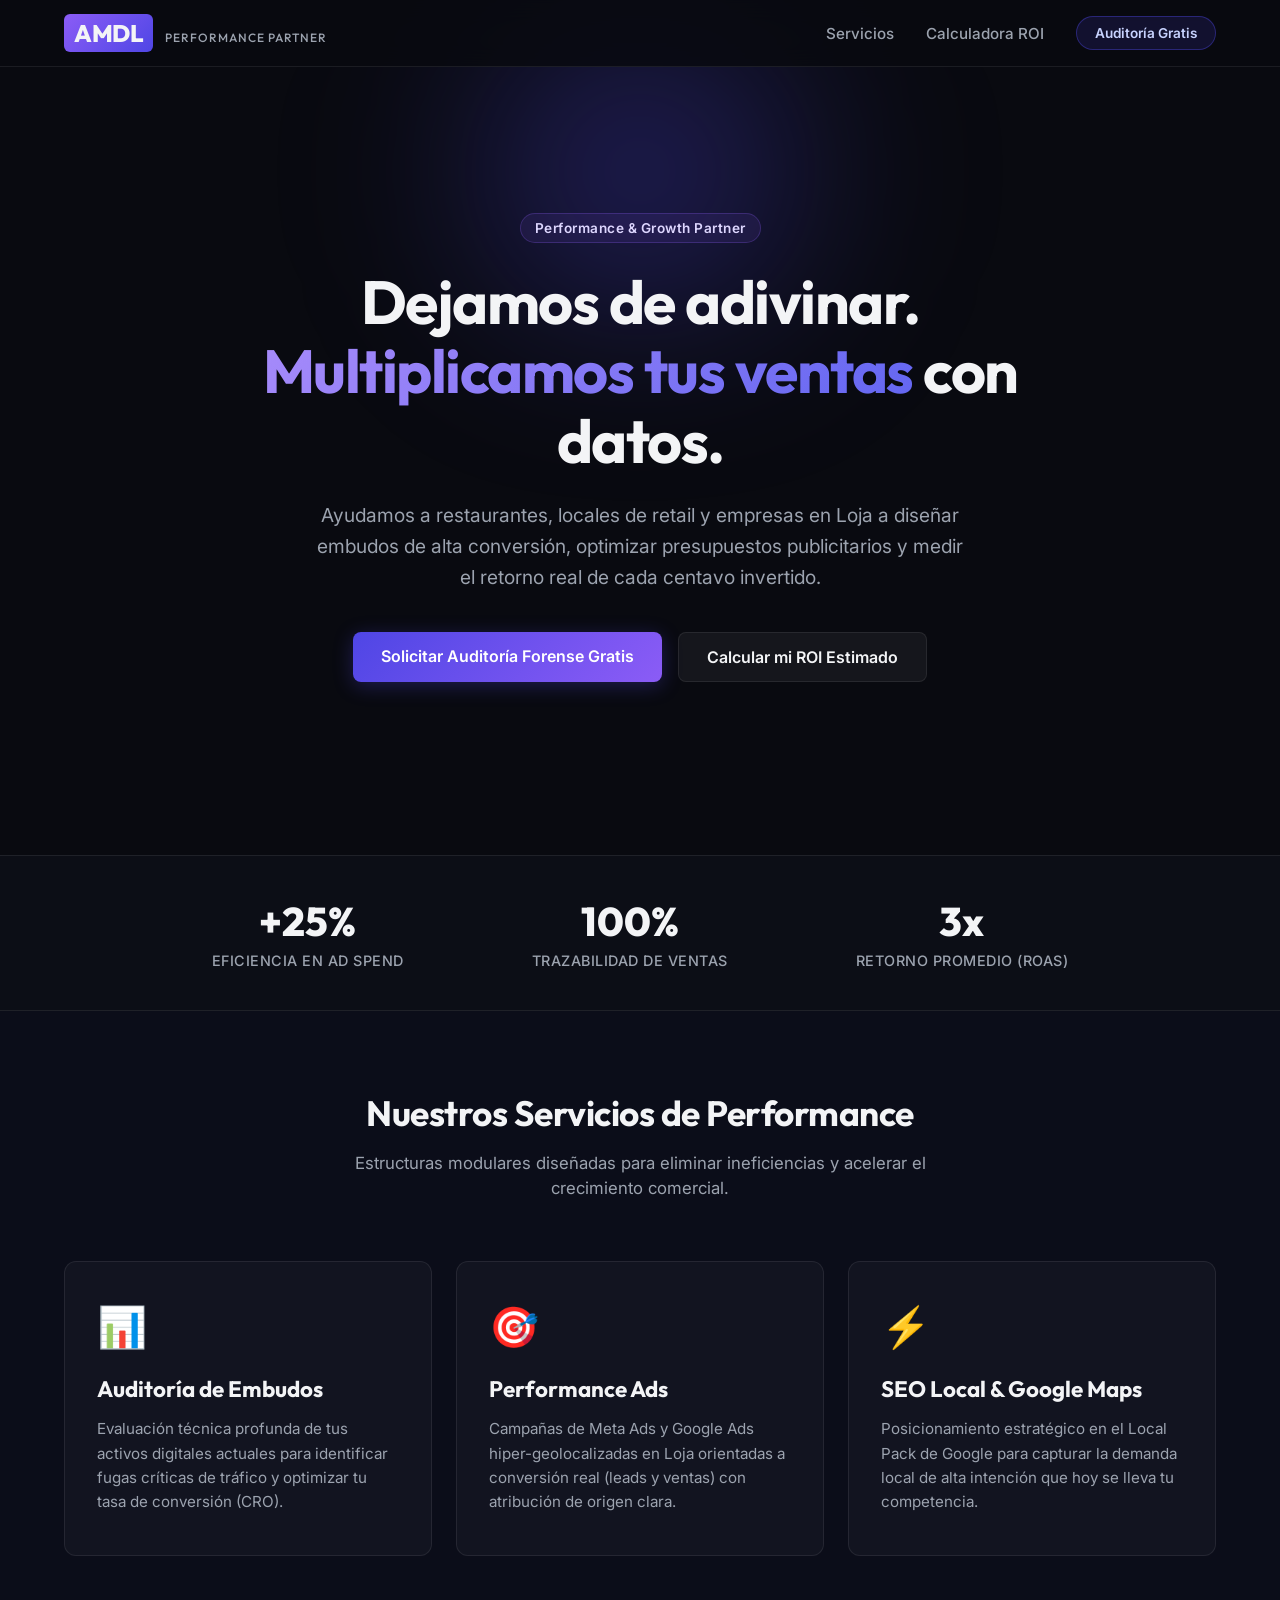
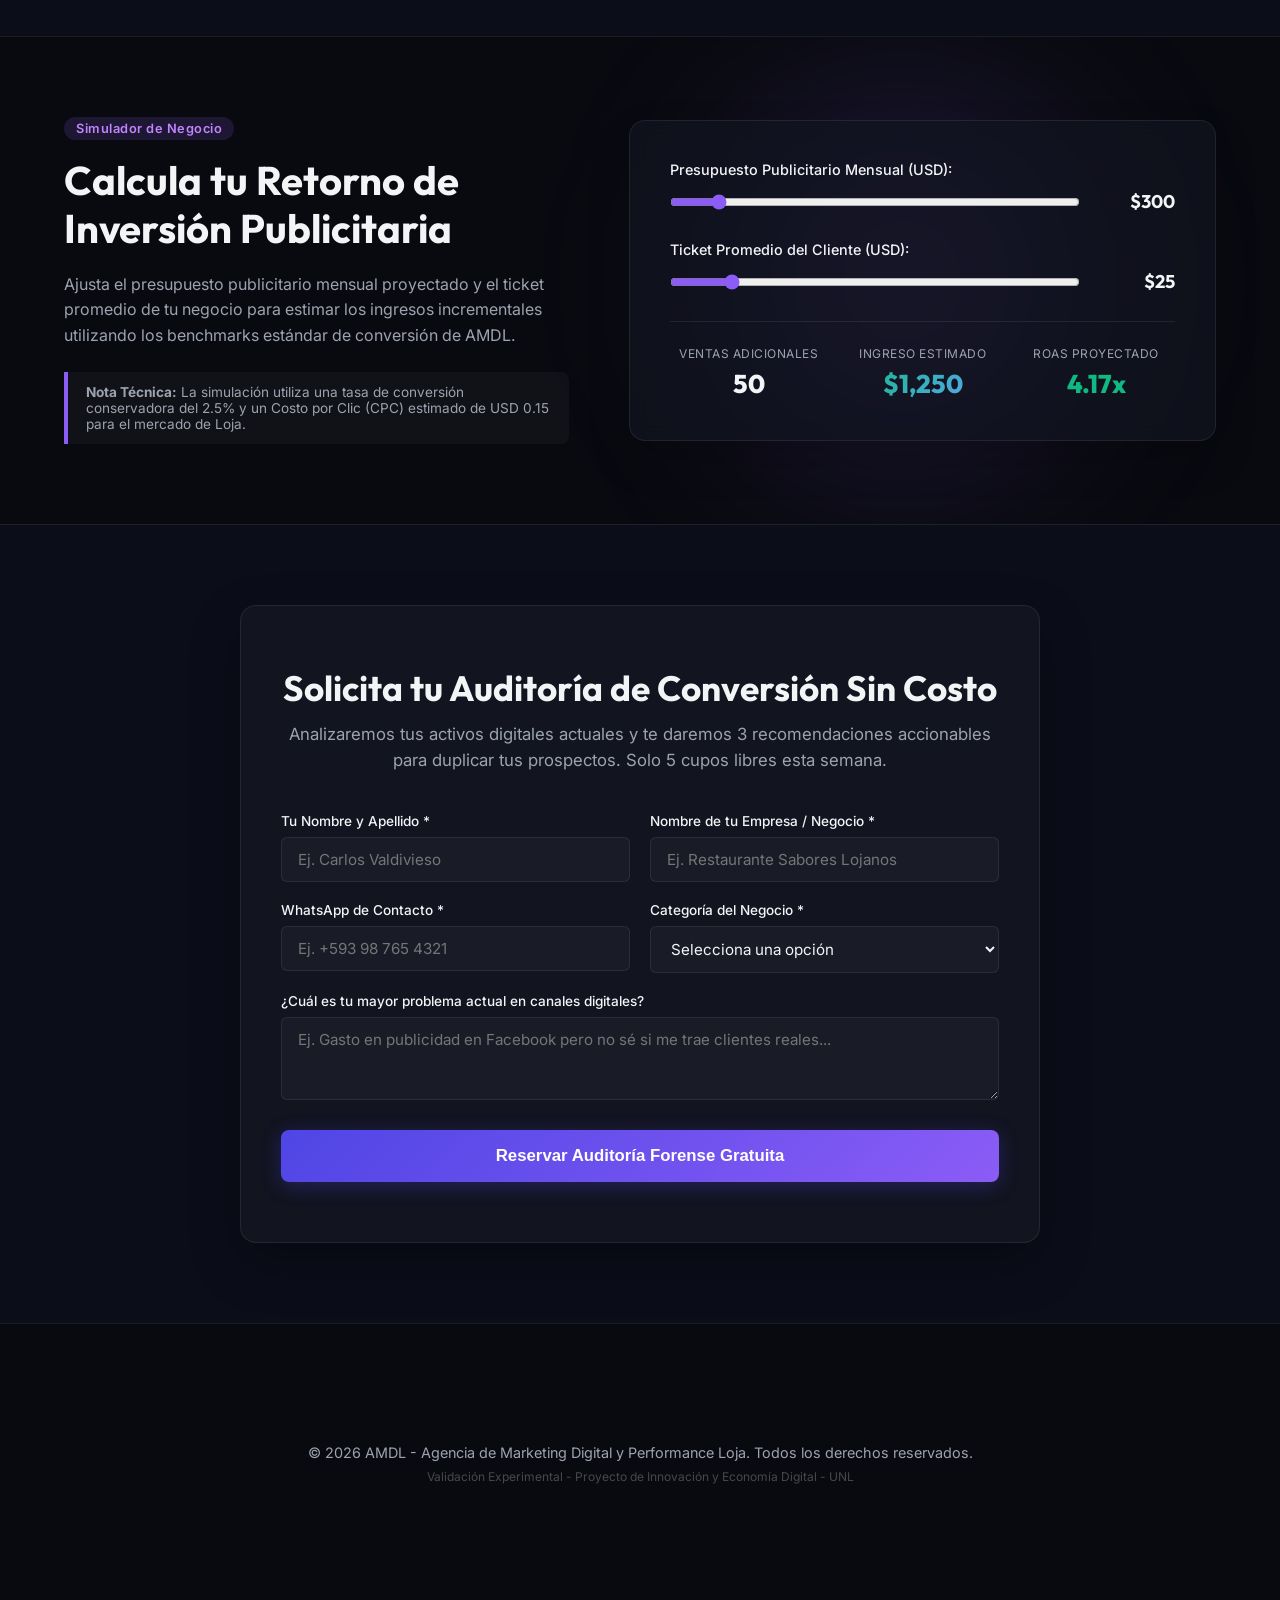
<file: docs/vaults/u1-ape-02-marketing-agency/web/index.html>
<!DOCTYPE html>
<html lang="es">
<head>
    <meta charset="UTF-8">
    <meta name="viewport" content="width=device-width, initial-scale=1.0">
    <title>AMDL | Agencia de Marketing Digital & Performance Loja</title>
    <!-- Google Fonts: Inter & Outfit -->
    <link rel="preconnect" href="https://fonts.googleapis.com">
    <link rel="preconnect" href="https://fonts.gstatic.com" crossorigin>
    <link href="https://fonts.googleapis.com/css2?family=Inter:wght@300;400;500;600&family=Outfit:wght@400;600;700;800&display=swap" rel="stylesheet">
    <link rel="stylesheet" href="style.css">
</head>
<body>
    <!-- Navbar -->
    <header class="navbar">
        <div class="nav-container">
            <div class="logo">
                <span class="logo-accent">AMDL</span> <span class="logo-tag">Performance Partner</span>
            </div>
            <nav class="nav-links">
                <a href="#servicios">Servicios</a>
                <a href="#calculadora">Calculadora ROI</a>
                <a href="#contacto" class="btn-nav">Auditoría Gratis</a>
            </nav>
        </div>
    </header>

    <!-- Hero Section -->
    <section class="hero">
        <div class="hero-glow"></div>
        <div class="hero-content">
            <span class="badge">Performance & Growth Partner</span>
            <h1>Dejamos de adivinar. <br><span class="text-gradient">Multiplicamos tus ventas</span> con datos.</h1>
            <p>Ayudamos a restaurantes, locales de retail y empresas en Loja a diseñar embudos de alta conversión, optimizar presupuestos publicitarios y medir el retorno real de cada centavo invertido.</p>
            <div class="hero-actions">
                <a href="#contacto" class="btn-primary">Solicitar Auditoría Forense Gratis</a>
                <a href="#calculadora" class="btn-secondary">Calcular mi ROI Estimado</a>
            </div>
        </div>
    </section>

    <!-- Stats / Social Proof Strip -->
    <section class="stats-strip">
        <div class="stats-container">
            <div class="stat-item">
                <span class="stat-num">+25%</span>
                <span class="stat-label">Eficiencia en Ad Spend</span>
            </div>
            <div class="stat-item">
                <span class="stat-num">100%</span>
                <span class="stat-label">Trazabilidad de Ventas</span>
            </div>
            <div class="stat-item">
                <span class="stat-num">3x</span>
                <span class="stat-label">Retorno Promedio (ROAS)</span>
            </div>
        </div>
    </section>

    <!-- Servicios Section -->
    <section id="servicios" class="services">
        <div class="container">
            <div class="section-header">
                <h2>Nuestros Servicios de Performance</h2>
                <p>Estructuras modulares diseñadas para eliminar ineficiencias y acelerar el crecimiento comercial.</p>
            </div>
            <div class="services-grid">
                <div class="service-card">
                    <div class="service-icon">📊</div>
                    <h3>Auditoría de Embudos</h3>
                    <p>Evaluación técnica profunda de tus activos digitales actuales para identificar fugas críticas de tráfico y optimizar tu tasa de conversión (CRO).</p>
                </div>
                <div class="service-card">
                    <div class="service-icon">🎯</div>
                    <h3>Performance Ads</h3>
                    <p>Campañas de Meta Ads y Google Ads hiper-geolocalizadas en Loja orientadas a conversión real (leads y ventas) con atribución de origen clara.</p>
                </div>
                <div class="service-card">
                    <div class="service-icon">⚡</div>
                    <h3>SEO Local & Google Maps</h3>
                    <p>Posicionamiento estratégico en el Local Pack de Google para capturar la demanda local de alta intención que hoy se lleva tu competencia.</p>
                </div>
            </div>
        </div>
    </section>

    <!-- Calculadora Interactiva de ROI (WOW factor) -->
    <section id="calculadora" class="calculator-section">
        <div class="calculator-glow"></div>
        <div class="container">
            <div class="calculator-grid">
                <div class="calc-info">
                    <span class="badge-purple">Simulador de Negocio</span>
                    <h2>Calcula tu Retorno de Inversión Publicitaria</h2>
                    <p>Ajusta el presupuesto publicitario mensual proyectado y el ticket promedio de tu negocio para estimar los ingresos incrementales utilizando los benchmarks estándar de conversión de AMDL.</p>
                    <div class="benchmark-note">
                        <strong>Nota Técnica:</strong> La simulación utiliza una tasa de conversión conservadora del 2.5% y un Costo por Clic (CPC) estimado de USD 0.15 para el mercado de Loja.
                    </div>
                </div>
                <div class="calc-card">
                    <div class="control-group">
                        <label for="budget">Presupuesto Publicitario Mensual (USD):</label>
                        <div class="slider-val-container">
                            <input type="range" id="budget" min="100" max="2000" step="50" value="300">
                            <span id="budget-val" class="slider-display">$300</span>
                        </div>
                    </div>
                    <div class="control-group">
                        <label for="ticket">Ticket Promedio del Cliente (USD):</label>
                        <div class="slider-val-container">
                            <input type="range" id="ticket" min="5" max="150" step="5" value="25">
                            <span id="ticket-val" class="slider-display">$25</span>
                        </div>
                    </div>
                    <hr class="calc-divider">
                    <div class="results-container">
                        <div class="result-item">
                            <span class="result-label">Ventas Adicionales</span>
                            <span id="res-ventas" class="result-number">50</span>
                        </div>
                        <div class="result-item highlight">
                            <span class="result-label">Ingreso Estimado</span>
                            <span id="res-ingresos" class="result-number font-gradient">$1,250</span>
                        </div>
                        <div class="result-item">
                            <span class="result-label">ROAS Proyectado</span>
                            <span id="res-roas" class="result-number font-green">4.17x</span>
                        </div>
                    </div>
                </div>
            </div>
        </div>
    </section>

    <!-- Test de Humo / Formulario de Validación de Lead -->
    <section id="contacto" class="contact-section">
        <div class="container">
            <div class="contact-card">
                <div class="contact-header">
                    <h2>Solicita tu Auditoría de Conversión Sin Costo</h2>
                    <p>Analizaremos tus activos digitales actuales y te daremos 3 recomendaciones accionables para duplicar tus prospectos. Solo 5 cupos libres esta semana.</p>
                </div>
                <form id="smoke-test-form" class="smoke-form">
                    <div class="form-row">
                        <div class="form-group">
                            <label for="name">Tu Nombre y Apellido *</label>
                            <input type="text" id="name" required placeholder="Ej. Carlos Valdivieso">
                        </div>
                        <div class="form-group">
                            <label for="business">Nombre de tu Empresa / Negocio *</label>
                            <input type="text" id="business" required placeholder="Ej. Restaurante Sabores Lojanos">
                        </div>
                    </div>
                    <div class="form-row">
                        <div class="form-group">
                            <label for="whatsapp">WhatsApp de Contacto *</label>
                            <input type="tel" id="whatsapp" required placeholder="Ej. +593 98 765 4321">
                        </div>
                        <div class="form-group">
                            <label for="niche">Categoría del Negocio *</label>
                            <select id="niche" required>
                                <option value="" disabled selected>Selecciona una opción</option>
                                <option value="gastronomia">Gastronomía & Restaurantes</option>
                                <option value="retail">Retail, Ropa & Calzado</option>
                                <option value="servicios">Servicios Profesionales</option>
                                <option value="otros">Otros Sectores</option>
                            </select>
                        </div>
                    </div>
                    <div class="form-group">
                        <label for="message">¿Cuál es tu mayor problema actual en canales digitales?</label>
                        <textarea id="message" rows="3" placeholder="Ej. Gasto en publicidad en Facebook pero no sé si me trae clientes reales..."></textarea>
                    </div>
                    <button type="submit" id="btn-submit" class="btn-submit-premium">Reservar Auditoría Forense Gratuita</button>
                </form>
                <!-- Mensaje de éxito interactivo -->
                <div id="success-message" class="success-box hidden">
                    <div class="success-icon">✓</div>
                    <h3>¡Auditoría Solicitada Exitosamente!</h3>
                    <p>Hemos registrado tu solicitud para <strong><span id="success-business"></span></strong>. Nos pondremos en contacto contigo por WhatsApp en menos de 24 horas laborables para coordinar los accesos de análisis.</p>
                </div>
            </div>
        </div>
    </section>

    <!-- Footer -->
    <footer class="footer">
        <div class="container">
            <p>&copy; 2026 AMDL - Agencia de Marketing Digital y Performance Loja. Todos los derechos reservados.</p>
            <p class="footer-sub">Validación Experimental - Proyecto de Innovación y Economía Digital - UNL</p>
        </div>
    </footer>

    <script src="app.js"></script>
</body>
</html>
</file>
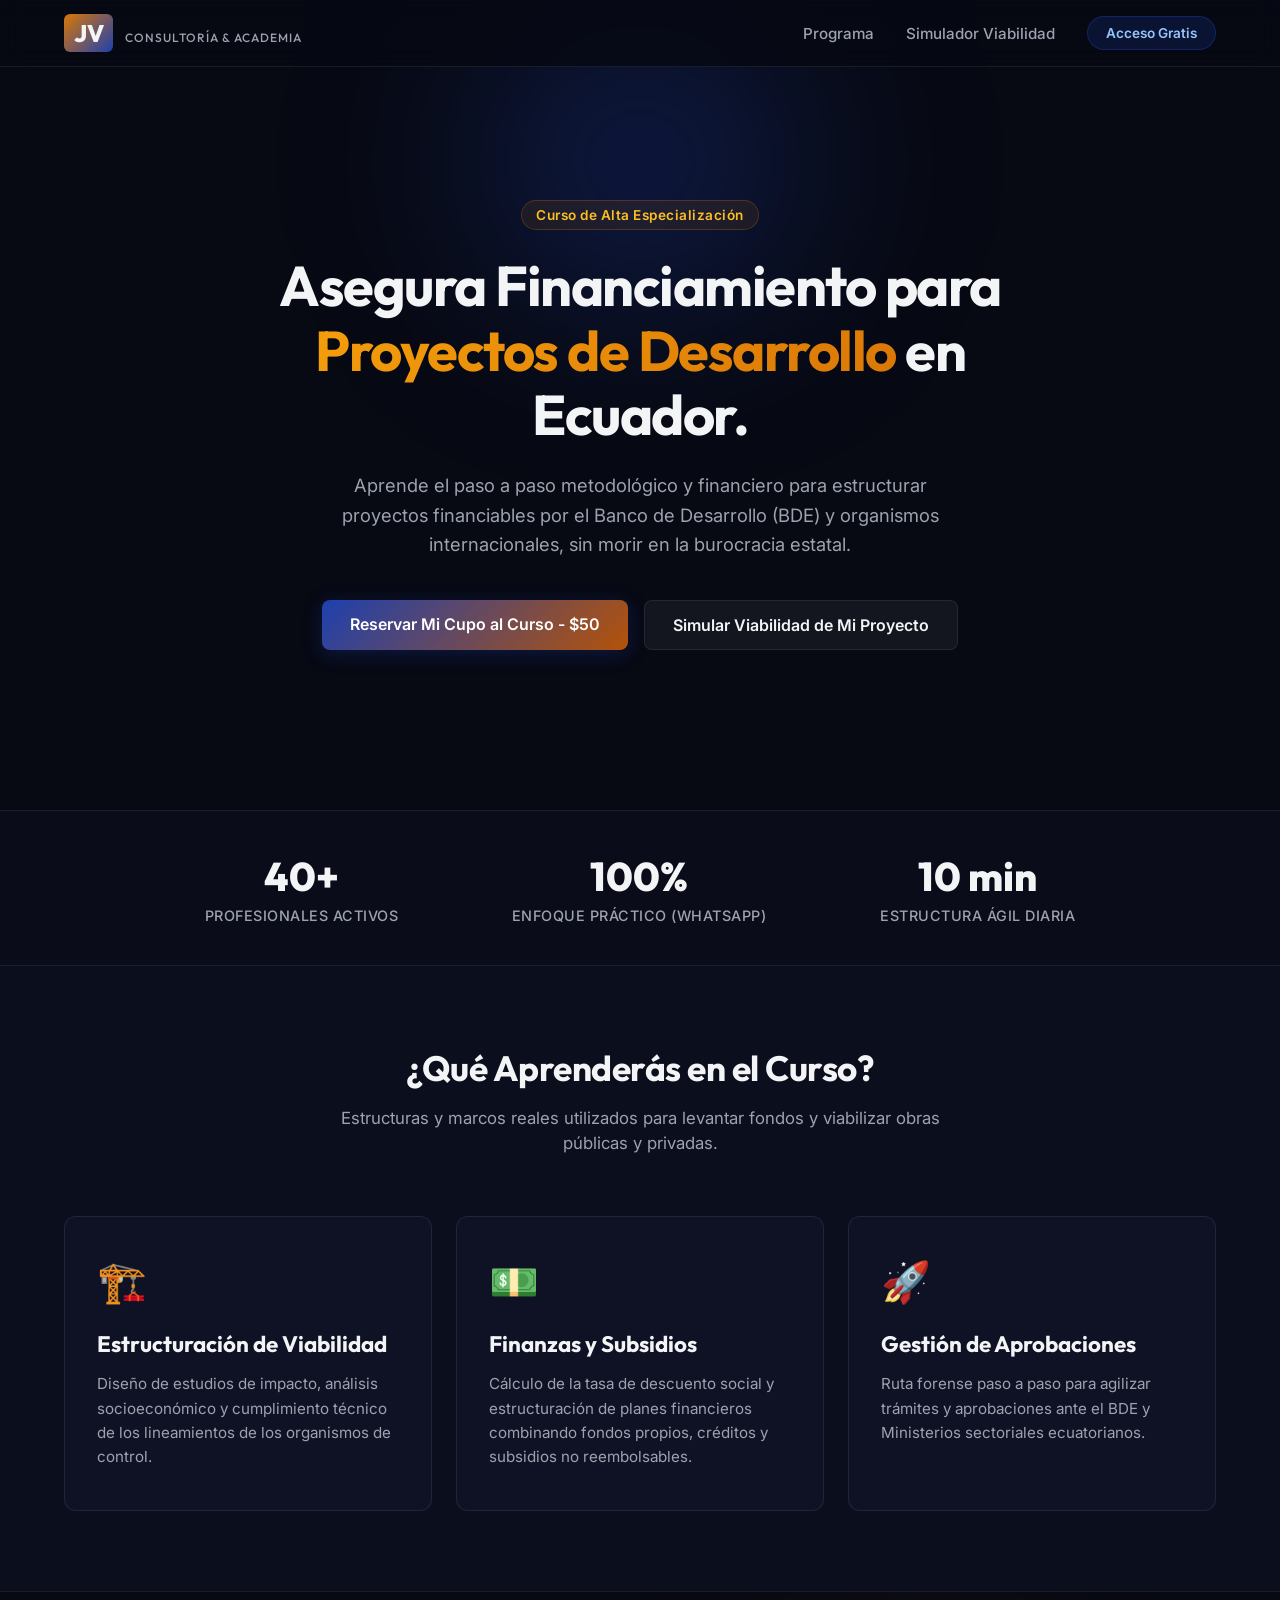
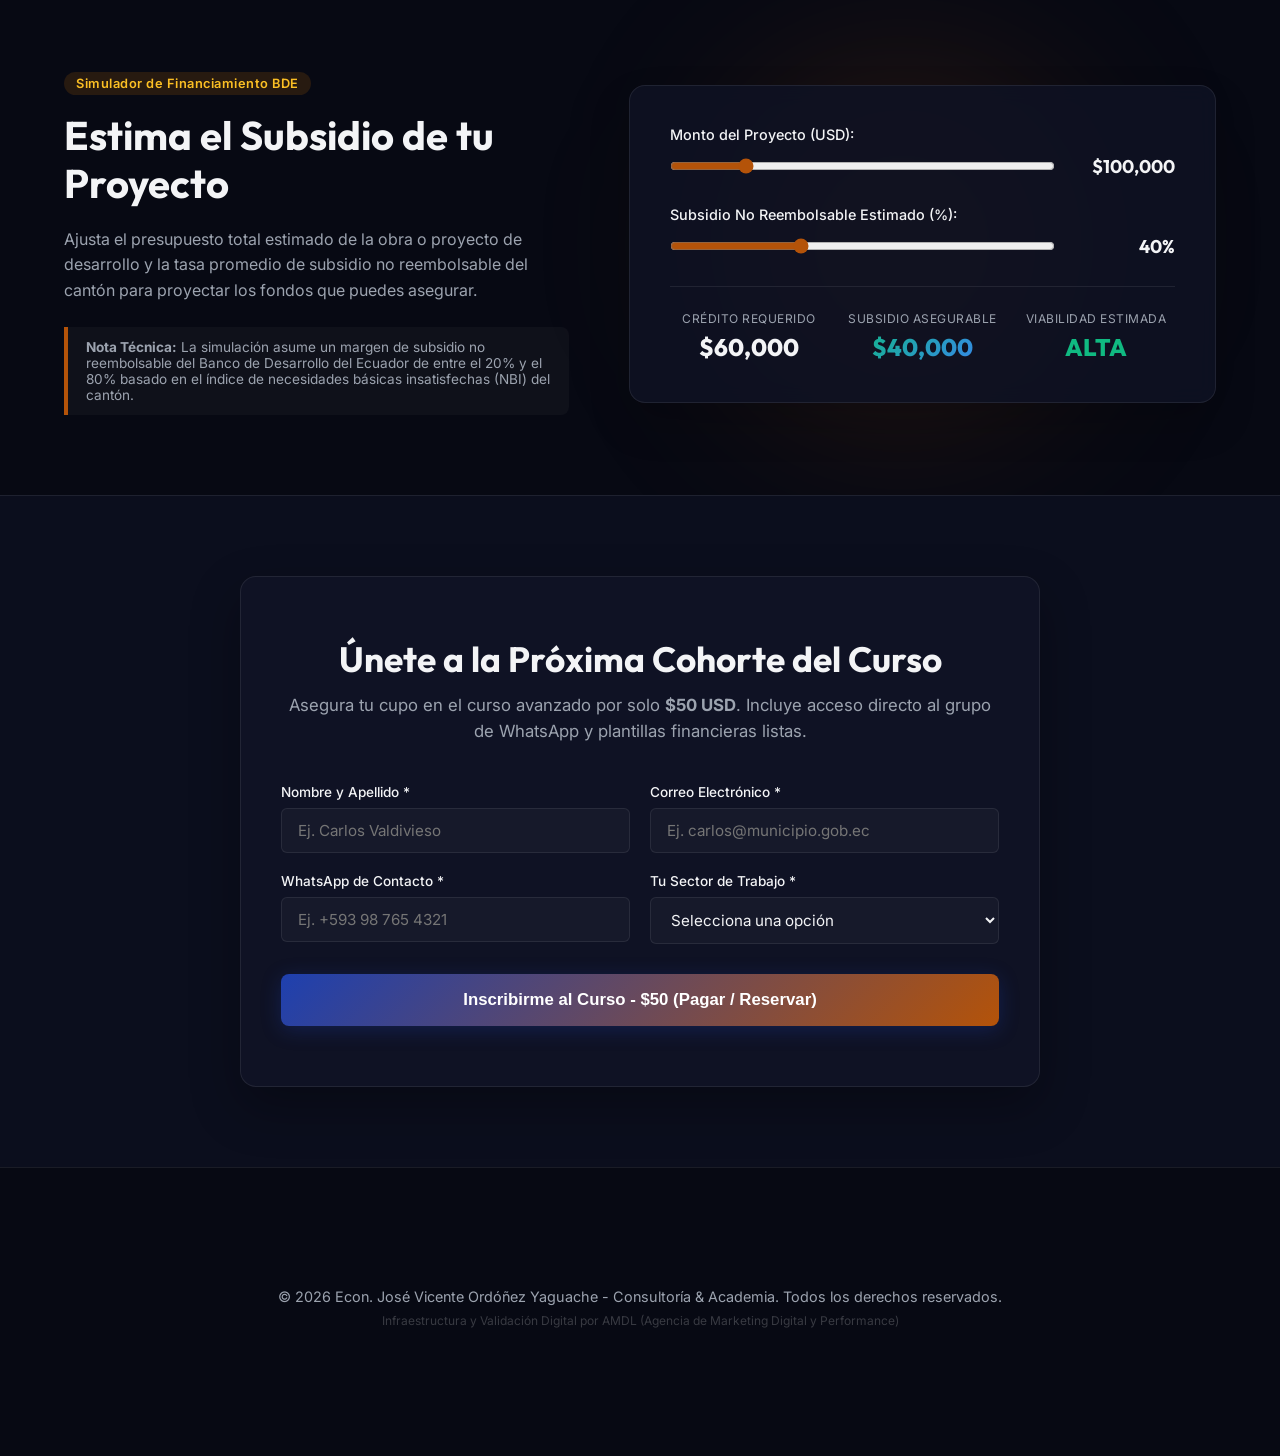
<file: docs/vaults/u1-ape-02-marketing-agency/clients/jose-vicente/web/index.html>
<!DOCTYPE html>
<html lang="es">
<head>
    <meta charset="UTF-8">
    <meta name="viewport" content="width=device-width, initial-scale=1.0">
    <title>Econ. José Vicente | Curso Avanzado: Financiamiento de Proyectos</title>
    <!-- Google Fonts -->
    <link rel="preconnect" href="https://fonts.googleapis.com">
    <link rel="preconnect" href="https://fonts.gstatic.com" crossorigin>
    <link href="https://fonts.googleapis.com/css2?family=Inter:wght@300;400;500;600&family=Outfit:wght@400;600;700;800&display=swap" rel="stylesheet">
    <link rel="stylesheet" href="style.css">
</head>
<body>
    <!-- Navbar -->
    <header class="navbar">
        <div class="nav-container">
            <div class="logo">
                <span class="logo-accent">JV</span> <span class="logo-tag">Consultoría & Academia</span>
            </div>
            <nav class="nav-links">
                <a href="#programa">Programa</a>
                <a href="#calculadora">Simulador Viabilidad</a>
                <a href="#registro" class="btn-nav">Acceso Gratis</a>
            </nav>
        </div>
    </header>

    <!-- Hero Section -->
    <section class="hero">
        <div class="hero-glow"></div>
        <div class="hero-content">
            <span class="badge">Curso de Alta Especialización</span>
            <h1>Asegura Financiamiento para <br><span class="text-gradient">Proyectos de Desarrollo</span> en Ecuador.</h1>
            <p>Aprende el paso a paso metodológico y financiero para estructurar proyectos financiables por el Banco de Desarrollo (BDE) y organismos internacionales, sin morir en la burocracia estatal.</p>
            <div class="hero-actions">
                <a href="#registro" class="btn-primary">Reservar Mi Cupo al Curso - $50</a>
                <a href="#calculadora" class="btn-secondary">Simular Viabilidad de Mi Proyecto</a>
            </div>
        </div>
    </section>

    <!-- Stats Strips -->
    <section class="stats-strip">
        <div class="stats-container">
            <div class="stat-item">
                <span class="stat-num">40+</span>
                <span class="stat-label">Profesionales Activos</span>
            </div>
            <div class="stat-item">
                <span class="stat-num">100%</span>
                <span class="stat-label">Enfoque Práctico (WhatsApp)</span>
            </div>
            <div class="stat-item">
                <span class="stat-num">10 min</span>
                <span class="stat-label">Estructura Ágil Diaria</span>
            </div>
        </div>
    </section>

    <!-- Programa / Lo que aprenderás -->
    <section id="programa" class="services">
        <div class="container">
            <div class="section-header">
                <h2>¿Qué Aprenderás en el Curso?</h2>
                <p>Estructuras y marcos reales utilizados para levantar fondos y viabilizar obras públicas y privadas.</p>
            </div>
            <div class="services-grid">
                <div class="service-card">
                    <div class="service-icon">🏗️</div>
                    <h3>Estructuración de Viabilidad</h3>
                    <p>Diseño de estudios de impacto, análisis socioeconómico y cumplimiento técnico de los lineamientos de los organismos de control.</p>
                </div>
                <div class="service-card">
                    <div class="service-icon">💵</div>
                    <h3>Finanzas y Subsidios</h3>
                    <p>Cálculo de la tasa de descuento social y estructuración de planes financieros combinando fondos propios, créditos y subsidios no reembolsables.</p>
                </div>
                <div class="service-card">
                    <div class="service-icon">🚀</div>
                    <h3>Gestión de Aprobaciones</h3>
                    <p>Ruta forense paso a paso para agilizar trámites y aprobaciones ante el BDE y Ministerios sectoriales ecuatorianos.</p>
                </div>
            </div>
        </div>
    </section>

    <!-- Calculadora / Simulador de Viabilidad del Proyecto (WOW factor para el docente) -->
    <section id="calculadora" class="calculator-section">
        <div class="calculator-glow"></div>
        <div class="container">
            <div class="calculator-grid">
                <div class="calc-info">
                    <span class="badge-purple">Simulador de Financiamiento BDE</span>
                    <h2>Estima el Subsidio de tu Proyecto</h2>
                    <p>Ajusta el presupuesto total estimado de la obra o proyecto de desarrollo y la tasa promedio de subsidio no reembolsable del cantón para proyectar los fondos que puedes asegurar.</p>
                    <div class="benchmark-note">
                        <strong>Nota Técnica:</strong> La simulación asume un margen de subsidio no reembolsable del Banco de Desarrollo del Ecuador de entre el 20% y el 80% basado en el índice de necesidades básicas insatisfechas (NBI) del cantón.
                    </div>
                </div>
                <div class="calc-card">
                    <div class="control-group">
                        <label for="project-amount">Monto del Proyecto (USD):</label>
                        <div class="slider-val-container">
                            <input type="range" id="project-amount" min="10000" max="500000" step="10000" value="100000">
                            <span id="amount-val" class="slider-display">$100,000</span>
                        </div>
                    </div>
                    <div class="control-group">
                        <label for="subsidy-rate">Subsidio No Reembolsable Estimado (%):</label>
                        <div class="slider-val-container">
                            <input type="range" id="subsidy-rate" min="20" max="80" step="5" value="40">
                            <span id="rate-val" class="slider-display">40%</span>
                        </div>
                    </div>
                    <hr class="calc-divider">
                    <div class="results-container">
                        <div class="result-item">
                            <span class="result-label">Crédito Requerido</span>
                            <span id="res-credito" class="result-number">$60,000</span>
                        </div>
                        <div class="result-item highlight">
                            <span class="result-label">Subsidio Asegurable</span>
                            <span id="res-subsidio" class="result-number font-gradient">$40,000</span>
                        </div>
                        <div class="result-item">
                            <span class="result-label">Viabilidad Estimada</span>
                            <span id="res-viabilidad" class="result-number font-green">ALTA</span>
                        </div>
                    </div>
                </div>
            </div>
        </div>
    </section>

    <!-- Registro / Test de Humo -->
    <section id="registro" class="contact-section">
        <div class="container">
            <div class="contact-card">
                <div class="contact-header">
                    <h2>Únete a la Próxima Cohorte del Curso</h2>
                    <p>Asegura tu cupo en el curso avanzado por solo <strong>$50 USD</strong>. Incluye acceso directo al grupo de WhatsApp y plantillas financieras listas.</p>
                </div>
                <form id="course-form" class="smoke-form">
                    <div class="form-row">
                        <div class="form-group">
                            <label for="name">Nombre y Apellido *</label>
                            <input type="text" id="name" required placeholder="Ej. Carlos Valdivieso">
                        </div>
                        <div class="form-group">
                            <label for="email">Correo Electrónico *</label>
                            <input type="email" id="email" required placeholder="Ej. carlos@municipio.gob.ec">
                        </div>
                    </div>
                    <div class="form-row">
                        <div class="form-group">
                            <label for="whatsapp">WhatsApp de Contacto *</label>
                            <input type="tel" id="whatsapp" required placeholder="Ej. +593 98 765 4321">
                        </div>
                        <div class="form-group">
                            <label for="sector">Tu Sector de Trabajo *</label>
                            <select id="sector" required>
                                <option value="" disabled selected>Selecciona una opción</option>
                                <option value="municipal">Gobierno Municipal / Parroquial</option>
                                <option value="consultor">Consultor Independiente</option>
                                <option value="privado">Constructor / Desarrollador Privado</option>
                                <option value="estudiante">Estudiante / Investigador</option>
                            </select>
                        </div>
                    </div>
                    <button type="submit" id="btn-submit" class="btn-submit-premium">Inscribirme al Curso - $50 (Pagar / Reservar)</button>
                </form>
                <!-- Mensaje de éxito -->
                <div id="success-message" class="success-box hidden">
                    <div class="success-icon">✓</div>
                    <h3>¡Registro Exitoso al Curso!</h3>
                    <p>Hemos registrado tu pre-inscripción para el curso avanzado del <strong>Econ. José Vicente</strong>. Te hemos enviado un link directo por WhatsApp para acceder al grupo exclusivo de alumnos.</p>
                    <a href="https://wa.me/593984152630" target="_blank" class="btn-primary" style="display:inline-block; margin-top:20px;">Entrar al Grupo de WhatsApp Directo</a>
                </div>
            </div>
        </div>
    </section>

    <!-- Footer -->
    <footer class="footer">
        <div class="container">
            <p>&copy; 2026 Econ. José Vicente Ordóñez Yaguache - Consultoría & Academia. Todos los derechos reservados.</p>
            <p class="footer-sub">Infraestructura y Validación Digital por AMDL (Agencia de Marketing Digital y Performance)</p>
        </div>
    </footer>

    <script src="app.js"></script>
</body>
</html>
</file>
<file: docs/vaults/u1-ape-02-marketing-agency/web/style.css>
/* Reset & Base Setup */
:root {
    --bg-dark: #090A10;
    --bg-card: #121420;
    --primary: #4F46E5;
    --primary-glow: rgba(79, 70, 229, 0.4);
    --accent: #8B5CF6;
    --accent-glow: rgba(139, 92, 246, 0.3);
    --text-main: #F3F4F6;
    --text-muted: #9CA3AF;
    --green-success: #10B981;
    --glass-bg: rgba(18, 20, 32, 0.7);
    --glass-border: rgba(255, 255, 255, 0.08);
}

* {
    margin: 0;
    padding: 0;
    box-sizing: border-box;
}

html {
    scroll-behavior: smooth;
    background-color: var(--bg-dark);
    color: var(--text-main);
    font-family: 'Inter', sans-serif;
}

body {
    overflow-x: hidden;
}

/* Typography Adjustments */
h1, h2, h3 {
    font-family: 'Outfit', sans-serif;
    font-weight: 700;
}

/* Gradients & Background FX */
.text-gradient {
    background: linear-gradient(135deg, #A78BFA 0%, #6366F1 100%);
    -webkit-background-clip: text;
    -webkit-text-fill-color: transparent;
}

.font-gradient {
    background: linear-gradient(135deg, #10B981 0%, #60A5FA 100%);
    -webkit-background-clip: text;
    -webkit-text-fill-color: transparent;
}

/* Containers */
.container {
    max-width: 1200px;
    margin: 0 auto;
    padding: 80px 24px;
}

/* Navbar */
.navbar {
    position: fixed;
    top: 0;
    left: 0;
    width: 100%;
    z-index: 1000;
    background: rgba(9, 10, 16, 0.85);
    backdrop-filter: blur(12px);
    border-bottom: 1px solid var(--glass-border);
}

.nav-container {
    max-width: 1200px;
    margin: 0 auto;
    display: flex;
    justify-content: space-between;
    align-items: center;
    padding: 16px 24px;
}

.logo {
    font-family: 'Outfit', sans-serif;
    font-weight: 800;
    font-size: 1.5rem;
    letter-spacing: -0.5px;
}

.logo-accent {
    color: var(--text-main);
    background: linear-gradient(135deg, #8B5CF6 0%, #4F46E5 100%);
    padding: 4px 10px;
    border-radius: 6px;
}

.logo-tag {
    font-size: 0.75rem;
    color: var(--text-muted);
    font-weight: 500;
    text-transform: uppercase;
    margin-left: 8px;
    letter-spacing: 1px;
}

.nav-links {
    display: flex;
    align-items: center;
    gap: 32px;
}

.nav-links a {
    color: var(--text-muted);
    text-decoration: none;
    font-size: 0.95rem;
    font-weight: 500;
    transition: color 0.2s ease;
}

.nav-links a:hover {
    color: var(--text-main);
}

.btn-nav {
    background: rgba(79, 70, 229, 0.15);
    border: 1px solid rgba(79, 70, 229, 0.4);
    color: #C7D2FE !important;
    padding: 8px 18px;
    border-radius: 9999px;
    font-size: 0.85rem !important;
    font-weight: 600 !important;
    transition: all 0.2s ease !important;
}

.btn-nav:hover {
    background: var(--primary) !important;
    color: white !important;
    box-shadow: 0 0 15px var(--primary-glow);
}

/* Hero Section */
.hero {
    position: relative;
    display: flex;
    justify-content: center;
    align-items: center;
    min-height: 95vh;
    padding: 120px 24px 80px 24px;
    text-align: center;
}

.hero-glow {
    position: absolute;
    top: 20%;
    left: 50%;
    transform: translate(-50%, -50%);
    width: 600px;
    height: 350px;
    background: radial-gradient(circle, var(--primary-glow) 0%, rgba(0,0,0,0) 70%);
    z-index: 1;
    pointer-events: none;
    filter: blur(80px);
}

.hero-content {
    position: relative;
    z-index: 2;
    max-width: 850px;
}

.badge {
    display: inline-block;
    background: rgba(139, 92, 246, 0.1);
    border: 1px solid rgba(139, 92, 246, 0.25);
    color: #DDD6FE;
    padding: 6px 14px;
    border-radius: 9999px;
    font-size: 0.85rem;
    font-weight: 600;
    margin-bottom: 24px;
    letter-spacing: 0.5px;
}

.hero h1 {
    font-size: 3.8rem;
    line-height: 1.15;
    margin-bottom: 24px;
    letter-spacing: -1.5px;
}

.hero p {
    font-size: 1.2rem;
    color: var(--text-muted);
    line-height: 1.6;
    margin-bottom: 40px;
    max-width: 650px;
    margin-left: auto;
    margin-right: auto;
}

.hero-actions {
    display: flex;
    justify-content: center;
    gap: 16px;
    flex-wrap: wrap;
}

/* Button Classes */
.btn-primary {
    background: linear-gradient(135deg, var(--primary) 0%, var(--accent) 100%);
    color: white;
    text-decoration: none;
    padding: 14px 28px;
    border-radius: 8px;
    font-weight: 600;
    transition: all 0.3s ease;
    box-shadow: 0 4px 20px rgba(79, 70, 229, 0.3);
}

.btn-primary:hover {
    transform: translateY(-2px);
    box-shadow: 0 8px 30px rgba(79, 70, 229, 0.5);
}

.btn-secondary {
    background: rgba(255, 255, 255, 0.05);
    border: 1px solid var(--glass-border);
    color: var(--text-main);
    text-decoration: none;
    padding: 14px 28px;
    border-radius: 8px;
    font-weight: 600;
    transition: all 0.2s ease;
}

.btn-secondary:hover {
    background: rgba(255, 255, 255, 0.1);
}

/* Stats Strip */
.stats-strip {
    border-top: 1px solid var(--glass-border);
    border-bottom: 1px solid var(--glass-border);
    background: rgba(18, 20, 32, 0.4);
}

.stats-container {
    max-width: 1000px;
    margin: 0 auto;
    display: flex;
    justify-content: space-around;
    padding: 40px 24px;
    flex-wrap: wrap;
    gap: 32px;
}

.stat-item {
    text-align: center;
}

.stat-num {
    display: block;
    font-size: 2.5rem;
    font-family: 'Outfit', sans-serif;
    font-weight: 800;
    color: var(--text-main);
    margin-bottom: 4px;
}

.stat-label {
    font-size: 0.9rem;
    color: var(--text-muted);
    font-weight: 500;
    text-transform: uppercase;
    letter-spacing: 0.5px;
}

/* Services Section */
.services {
    background: #0B0D19;
}

.section-header {
    text-align: center;
    max-width: 600px;
    margin: 0 auto 60px auto;
}

.section-header h2 {
    font-size: 2.2rem;
    margin-bottom: 16px;
    letter-spacing: -0.5px;
}

.section-header p {
    color: var(--text-muted);
    font-size: 1.05rem;
    line-height: 1.5;
}

.services-grid {
    display: flex;
    gap: 24px;
    justify-content: center;
    flex-wrap: wrap;
}

.service-card {
    background: var(--bg-card);
    border: 1px solid var(--glass-border);
    padding: 40px 32px;
    border-radius: 12px;
    width: calc(33.333% - 16px);
    min-width: 280px;
    transition: all 0.3s ease;
}

.service-card:hover {
    transform: translateY(-5px);
    border-color: rgba(139, 92, 246, 0.3);
    box-shadow: 0 10px 30px rgba(0, 0, 0, 0.2);
}

.service-icon {
    font-size: 2.5rem;
    margin-bottom: 24px;
}

.service-card h3 {
    font-size: 1.4rem;
    margin-bottom: 14px;
}

.service-card p {
    color: var(--text-muted);
    font-size: 0.95rem;
    line-height: 1.6;
}

/* Calculator Section */
.calculator-section {
    position: relative;
    background: #090A10;
    border-top: 1px solid var(--glass-border);
    overflow: hidden;
}

.calculator-glow {
    position: absolute;
    top: 50%;
    right: 10%;
    transform: translateY(-50%);
    width: 500px;
    height: 500px;
    background: radial-gradient(circle, var(--accent-glow) 0%, rgba(0,0,0,0) 70%);
    z-index: 1;
    pointer-events: none;
    filter: blur(80px);
}

.calculator-section .container {
    position: relative;
    z-index: 2;
}

.calculator-grid {
    display: flex;
    align-items: center;
    gap: 60px;
    flex-wrap: wrap;
}

.calc-info {
    flex: 1;
    min-width: 300px;
}

.badge-purple {
    display: inline-block;
    background: rgba(139, 92, 246, 0.15);
    color: #C084FC;
    padding: 4px 12px;
    border-radius: 9999px;
    font-size: 0.8rem;
    font-weight: 600;
    margin-bottom: 16px;
    letter-spacing: 0.5px;
}

.calc-info h2 {
    font-size: 2.5rem;
    line-height: 1.2;
    margin-bottom: 20px;
}

.calc-info p {
    color: var(--text-muted);
    line-height: 1.6;
    margin-bottom: 24px;
}

.benchmark-note {
    background: rgba(255, 255, 255, 0.03);
    border-left: 4px solid var(--accent);
    padding: 12px 18px;
    border-radius: 0 8px 8px 0;
    font-size: 0.85rem;
    color: var(--text-muted);
}

.calc-card {
    flex: 1;
    min-width: 320px;
    background: var(--glass-bg);
    backdrop-filter: blur(10px);
    border: 1px solid var(--glass-border);
    padding: 40px;
    border-radius: 16px;
    box-shadow: 0 20px 40px rgba(0, 0, 0, 0.2);
}

.control-group {
    margin-bottom: 28px;
}

.control-group label {
    display: block;
    font-size: 0.9rem;
    font-weight: 500;
    color: var(--text-main);
    margin-bottom: 12px;
}

.slider-val-container {
    display: flex;
    align-items: center;
    gap: 20px;
}

.slider-val-container input[type="range"] {
    flex: 1;
    accent-color: var(--accent);
}

.slider-display {
    min-width: 75px;
    text-align: right;
    font-family: 'Outfit', sans-serif;
    font-weight: 700;
    font-size: 1.15rem;
    color: var(--text-main);
}

.calc-divider {
    border: 0;
    height: 1px;
    background: var(--glass-border);
    margin: 24px 0;
}

.results-container {
    display: flex;
    justify-content: space-between;
    gap: 16px;
}

.result-item {
    text-align: center;
    flex: 1;
}

.result-label {
    display: block;
    font-size: 0.75rem;
    color: var(--text-muted);
    text-transform: uppercase;
    margin-bottom: 6px;
    letter-spacing: 0.5px;
}

.result-number {
    display: block;
    font-size: 1.6rem;
    font-family: 'Outfit', sans-serif;
    font-weight: 800;
}

.font-green {
    color: var(--green-success);
}

/* Contact Section / Smoke Test Form */
.contact-section {
    background: #0B0D19;
    border-top: 1px solid var(--glass-border);
}

.contact-card {
    background: var(--bg-card);
    border: 1px solid var(--glass-border);
    border-radius: 16px;
    padding: 60px 40px;
    max-width: 800px;
    margin: 0 auto;
    box-shadow: 0 20px 50px rgba(0, 0, 0, 0.3);
}

.contact-header {
    text-align: center;
    margin-bottom: 40px;
}

.contact-header h2 {
    font-size: 2.2rem;
    margin-bottom: 12px;
}

.contact-header p {
    color: var(--text-muted);
    font-size: 1.05rem;
    line-height: 1.5;
}

.smoke-form {
    display: flex;
    flex-direction: column;
    gap: 20px;
}

.form-row {
    display: flex;
    gap: 20px;
    flex-wrap: wrap;
}

.form-row .form-group {
    flex: 1;
    min-width: 250px;
}

.form-group {
    display: flex;
    flex-direction: column;
    gap: 8px;
}

.form-group label {
    font-size: 0.85rem;
    font-weight: 500;
    color: var(--text-main);
}

.form-group input, .form-group select, .form-group textarea {
    background: rgba(255, 255, 255, 0.03);
    border: 1px solid var(--glass-border);
    color: var(--text-main);
    padding: 12px 16px;
    border-radius: 6px;
    font-size: 0.95rem;
    font-family: inherit;
    transition: all 0.2s ease;
}

.form-group input:focus, .form-group select:focus, .form-group textarea:focus {
    outline: none;
    border-color: var(--accent);
    background: rgba(255, 255, 255, 0.06);
    box-shadow: 0 0 10px rgba(139, 92, 246, 0.15);
}

.btn-submit-premium {
    background: linear-gradient(135deg, var(--primary) 0%, var(--accent) 100%);
    border: 0;
    color: white;
    padding: 16px;
    border-radius: 8px;
    font-weight: 600;
    font-size: 1.05rem;
    cursor: pointer;
    transition: all 0.3s ease;
    box-shadow: 0 4px 20px rgba(79, 70, 229, 0.3);
    margin-top: 10px;
}

.btn-submit-premium:hover {
    transform: translateY(-1px);
    box-shadow: 0 8px 30px rgba(79, 70, 229, 0.5);
}

/* Success State */
.hidden {
    display: none !important;
}

.success-box {
    text-align: center;
    padding: 40px 20px;
}

.success-icon {
    width: 64px;
    height: 64px;
    background: rgba(16, 185, 129, 0.15);
    color: var(--green-success);
    border-radius: 50%;
    display: flex;
    align-items: center;
    justify-content: center;
    font-size: 2rem;
    font-weight: bold;
    margin: 0 auto 24px auto;
    border: 2px solid rgba(16, 185, 129, 0.3);
}

.success-box h3 {
    font-size: 1.8rem;
    margin-bottom: 12px;
    color: var(--green-success);
}

.success-box p {
    color: var(--text-muted);
    font-size: 1.05rem;
    line-height: 1.6;
    max-width: 500px;
    margin: 0 auto;
}

/* Footer */
.footer {
    background: var(--bg-dark);
    border-top: 1px solid var(--glass-border);
    padding: 40px 24px;
    text-align: center;
}

.footer p {
    color: var(--text-muted);
    font-size: 0.9rem;
    margin-bottom: 8px;
}

.footer-sub {
    font-size: 0.75rem !important;
    color: rgba(255, 255, 255, 0.25) !important;
}

/* Responsive adjustments */
@media (max-width: 768px) {
    .nav-links {
        display: none; /* simple hidden for mobile for simplicity */
    }
    .hero h1 {
        font-size: 2.6rem;
    }
    .services-grid {
        flex-direction: column;
    }
    .service-card {
        width: 100%;
    }
    .calculator-grid {
        flex-direction: column;
    }
    .calc-card {
        width: 100%;
        padding: 24px;
    }
    .contact-card {
        padding: 32px 20px;
    }
}
</file>
<file: docs/vaults/u1-ape-02-marketing-agency/clients/jose-vicente/web/style.css>
/* Reset & Base Setup */
:root {
    --bg-dark: #070913;
    --bg-card: #0F1224;
    --primary: #1E40AF; /* Azul Corporativo para Proyectos/BDE */
    --primary-glow: rgba(30, 64, 175, 0.4);
    --accent: #B45309; /* Dorado/Ambar elegante de Consultoría */
    --accent-glow: rgba(180, 83, 9, 0.3);
    --text-main: #F3F4F6;
    --text-muted: #9CA3AF;
    --green-success: #10B981;
    --glass-bg: rgba(15, 18, 36, 0.85);
    --glass-border: rgba(255, 255, 255, 0.08);
}

* {
    margin: 0;
    padding: 0;
    box-sizing: border-box;
}

html {
    scroll-behavior: smooth;
    background-color: var(--bg-dark);
    color: var(--text-main);
    font-family: 'Inter', sans-serif;
}

body {
    overflow-x: hidden;
}

/* Typography Adjustments */
h1, h2, h3 {
    font-family: 'Outfit', sans-serif;
    font-weight: 700;
}

/* Gradients & Background FX */
.text-gradient {
    background: linear-gradient(135deg, #F59E0B 0%, #D97706 100%);
    -webkit-background-clip: text;
    -webkit-text-fill-color: transparent;
}

.font-gradient {
    background: linear-gradient(135deg, #10B981 0%, #3B82F6 100%);
    -webkit-background-clip: text;
    -webkit-text-fill-color: transparent;
}

/* Containers */
.container {
    max-width: 1200px;
    margin: 0 auto;
    padding: 80px 24px;
}

/* Navbar */
.navbar {
    position: fixed;
    top: 0;
    left: 0;
    width: 100%;
    z-index: 1000;
    background: rgba(7, 9, 19, 0.85);
    backdrop-filter: blur(12px);
    border-bottom: 1px solid var(--glass-border);
}

.nav-container {
    max-width: 1200px;
    margin: 0 auto;
    display: flex;
    justify-content: space-between;
    align-items: center;
    padding: 16px 24px;
}

.logo {
    font-family: 'Outfit', sans-serif;
    font-weight: 800;
    font-size: 1.5rem;
    letter-spacing: -0.5px;
}

.logo-accent {
    color: var(--text-main);
    background: linear-gradient(135deg, #D97706 0%, #1E40AF 100%);
    padding: 4px 10px;
    border-radius: 6px;
}

.logo-tag {
    font-size: 0.75rem;
    color: var(--text-muted);
    font-weight: 500;
    text-transform: uppercase;
    margin-left: 8px;
    letter-spacing: 1px;
}

.nav-links {
    display: flex;
    align-items: center;
    gap: 32px;
}

.nav-links a {
    color: var(--text-muted);
    text-decoration: none;
    font-size: 0.95rem;
    font-weight: 500;
    transition: color 0.2s ease;
}

.nav-links a:hover {
    color: var(--text-main);
}

.btn-nav {
    background: rgba(30, 64, 175, 0.2);
    border: 1px solid rgba(30, 64, 175, 0.4);
    color: #93C5FD !important;
    padding: 8px 18px;
    border-radius: 9999px;
    font-size: 0.85rem !important;
    font-weight: 600 !important;
    transition: all 0.2s ease !important;
}

.btn-nav:hover {
    background: var(--primary) !important;
    color: white !important;
    box-shadow: 0 0 15px var(--primary-glow);
}

/* Hero Section */
.hero {
    position: relative;
    display: flex;
    justify-content: center;
    align-items: center;
    min-height: 90vh;
    padding: 120px 24px 80px 24px;
    text-align: center;
}

.hero-glow {
    position: absolute;
    top: 20%;
    left: 50%;
    transform: translate(-50%, -50%);
    width: 600px;
    height: 350px;
    background: radial-gradient(circle, var(--primary-glow) 0%, rgba(0,0,0,0) 70%);
    z-index: 1;
    pointer-events: none;
    filter: blur(80px);
}

.hero-content {
    position: relative;
    z-index: 2;
    max-width: 850px;
}

.badge {
    display: inline-block;
    background: rgba(217, 119, 6, 0.1);
    border: 1px solid rgba(217, 119, 6, 0.25);
    color: #FBBF24;
    padding: 6px 14px;
    border-radius: 9999px;
    font-size: 0.85rem;
    font-weight: 600;
    margin-bottom: 24px;
    letter-spacing: 0.5px;
}

.hero h1 {
    font-size: 3.5rem;
    line-height: 1.15;
    margin-bottom: 24px;
    letter-spacing: -1.5px;
}

.hero p {
    font-size: 1.15rem;
    color: var(--text-muted);
    line-height: 1.6;
    margin-bottom: 40px;
    max-width: 650px;
    margin-left: auto;
    margin-right: auto;
}

.hero-actions {
    display: flex;
    justify-content: center;
    gap: 16px;
    flex-wrap: wrap;
}

/* Button Classes */
.btn-primary {
    background: linear-gradient(135deg, var(--primary) 0%, var(--accent) 100%);
    color: white;
    text-decoration: none;
    padding: 14px 28px;
    border-radius: 8px;
    font-weight: 600;
    transition: all 0.3s ease;
    box-shadow: 0 4px 20px rgba(30, 64, 175, 0.3);
}

.btn-primary:hover {
    transform: translateY(-2px);
    box-shadow: 0 8px 30px rgba(30, 64, 175, 0.5);
}

.btn-secondary {
    background: rgba(255, 255, 255, 0.05);
    border: 1px solid var(--glass-border);
    color: var(--text-main);
    text-decoration: none;
    padding: 14px 28px;
    border-radius: 8px;
    font-weight: 600;
    transition: all 0.2s ease;
}

.btn-secondary:hover {
    background: rgba(255, 255, 255, 0.1);
}

/* Stats Strip */
.stats-strip {
    border-top: 1px solid var(--glass-border);
    border-bottom: 1px solid var(--glass-border);
    background: rgba(15, 18, 36, 0.4);
}

.stats-container {
    max-width: 1000px;
    margin: 0 auto;
    display: flex;
    justify-content: space-around;
    padding: 40px 24px;
    flex-wrap: wrap;
    gap: 32px;
}

.stat-item {
    text-align: center;
}

.stat-num {
    display: block;
    font-size: 2.5rem;
    font-family: 'Outfit', sans-serif;
    font-weight: 800;
    color: var(--text-main);
    margin-bottom: 4px;
}

.stat-label {
    font-size: 0.9rem;
    color: var(--text-muted);
    font-weight: 500;
    text-transform: uppercase;
    letter-spacing: 0.5px;
}

/* Services / Programa Section */
.services {
    background: #0B0E1D;
}

.section-header {
    text-align: center;
    max-width: 600px;
    margin: 0 auto 60px auto;
}

.section-header h2 {
    font-size: 2.2rem;
    margin-bottom: 16px;
    letter-spacing: -0.5px;
}

.section-header p {
    color: var(--text-muted);
    font-size: 1.05rem;
    line-height: 1.5;
}

.services-grid {
    display: flex;
    gap: 24px;
    justify-content: center;
    flex-wrap: wrap;
}

.service-card {
    background: var(--bg-card);
    border: 1px solid var(--glass-border);
    padding: 40px 32px;
    border-radius: 12px;
    width: calc(33.333% - 16px);
    min-width: 280px;
    transition: all 0.3s ease;
}

.service-card:hover {
    transform: translateY(-5px);
    border-color: rgba(217, 119, 6, 0.3);
    box-shadow: 0 10px 30px rgba(0, 0, 0, 0.2);
}

.service-icon {
    font-size: 2.5rem;
    margin-bottom: 24px;
}

.service-card h3 {
    font-size: 1.4rem;
    margin-bottom: 14px;
}

.service-card p {
    color: var(--text-muted);
    font-size: 0.95rem;
    line-height: 1.6;
}

/* Calculator Section */
.calculator-section {
    position: relative;
    background: var(--bg-dark);
    border-top: 1px solid var(--glass-border);
    overflow: hidden;
}

.calculator-glow {
    position: absolute;
    top: 50%;
    right: 10%;
    transform: translateY(-50%);
    width: 500px;
    height: 500px;
    background: radial-gradient(circle, var(--accent-glow) 0%, rgba(0,0,0,0) 70%);
    z-index: 1;
    pointer-events: none;
    filter: blur(80px);
}

.calculator-section .container {
    position: relative;
    z-index: 2;
}

.calculator-grid {
    display: flex;
    align-items: center;
    gap: 60px;
    flex-wrap: wrap;
}

.calc-info {
    flex: 1;
    min-width: 300px;
}

.badge-purple {
    display: inline-block;
    background: rgba(217, 119, 6, 0.15);
    color: #FBBF24;
    padding: 4px 12px;
    border-radius: 9999px;
    font-size: 0.8rem;
    font-weight: 600;
    margin-bottom: 16px;
    letter-spacing: 0.5px;
}

.calc-info h2 {
    font-size: 2.5rem;
    line-height: 1.2;
    margin-bottom: 20px;
}

.calc-info p {
    color: var(--text-muted);
    line-height: 1.6;
    margin-bottom: 24px;
}

.benchmark-note {
    background: rgba(255, 255, 255, 0.03);
    border-left: 4px solid var(--accent);
    padding: 12px 18px;
    border-radius: 0 8px 8px 0;
    font-size: 0.85rem;
    color: var(--text-muted);
}

.calc-card {
    flex: 1;
    min-width: 320px;
    background: var(--glass-bg);
    backdrop-filter: blur(10px);
    border: 1px solid var(--glass-border);
    padding: 40px;
    border-radius: 16px;
    box-shadow: 0 20px 40px rgba(0, 0, 0, 0.2);
}

.control-group {
    margin-bottom: 28px;
}

.control-group label {
    display: block;
    font-size: 0.9rem;
    font-weight: 500;
    color: var(--text-main);
    margin-bottom: 12px;
}

.slider-val-container {
    display: flex;
    align-items: center;
    gap: 20px;
}

.slider-val-container input[type="range"] {
    flex: 1;
    accent-color: var(--accent);
}

.slider-display {
    min-width: 100px;
    text-align: right;
    font-family: 'Outfit', sans-serif;
    font-weight: 700;
    font-size: 1.15rem;
    color: var(--text-main);
}

.calc-divider {
    border: 0;
    height: 1px;
    background: var(--glass-border);
    margin: 24px 0;
}

.results-container {
    display: flex;
    justify-content: space-between;
    gap: 16px;
}

.result-item {
    text-align: center;
    flex: 1;
}

.result-label {
    display: block;
    font-size: 0.75rem;
    color: var(--text-muted);
    text-transform: uppercase;
    margin-bottom: 6px;
    letter-spacing: 0.5px;
}

.result-number {
    display: block;
    font-size: 1.5rem;
    font-family: 'Outfit', sans-serif;
    font-weight: 800;
}

.font-green {
    color: var(--green-success);
}

/* Contact / Registro Section */
.contact-section {
    background: #0B0E1D;
    border-top: 1px solid var(--glass-border);
}

.contact-card {
    background: var(--bg-card);
    border: 1px solid var(--glass-border);
    border-radius: 16px;
    padding: 60px 40px;
    max-width: 800px;
    margin: 0 auto;
    box-shadow: 0 20px 50px rgba(0, 0, 0, 0.3);
}

.contact-header {
    text-align: center;
    margin-bottom: 40px;
}

.contact-header h2 {
    font-size: 2.2rem;
    margin-bottom: 12px;
}

.contact-header p {
    color: var(--text-muted);
    font-size: 1.05rem;
    line-height: 1.5;
}

.smoke-form {
    display: flex;
    flex-direction: column;
    gap: 20px;
}

.form-row {
    display: flex;
    gap: 20px;
    flex-wrap: wrap;
}

.form-row .form-group {
    flex: 1;
    min-width: 250px;
}

.form-group {
    display: flex;
    flex-direction: column;
    gap: 8px;
}

.form-group label {
    font-size: 0.85rem;
    font-weight: 500;
    color: var(--text-main);
}

.form-group input, .form-group select, .form-group textarea {
    background: rgba(255, 255, 255, 0.03);
    border: 1px solid var(--glass-border);
    color: var(--text-main);
    padding: 12px 16px;
    border-radius: 6px;
    font-size: 0.95rem;
    font-family: inherit;
    transition: all 0.2s ease;
}

.form-group input:focus, .form-group select:focus, .form-group textarea:focus {
    outline: none;
    border-color: var(--accent);
    background: rgba(255, 255, 255, 0.06);
    box-shadow: 0 0 10px rgba(217, 119, 6, 0.15);
}

.btn-submit-premium {
    background: linear-gradient(135deg, var(--primary) 0%, var(--accent) 100%);
    border: 0;
    color: white;
    padding: 16px;
    border-radius: 8px;
    font-weight: 600;
    font-size: 1.05rem;
    cursor: pointer;
    transition: all 0.3s ease;
    box-shadow: 0 4px 20px rgba(30, 64, 175, 0.3);
    margin-top: 10px;
}

.btn-submit-premium:hover {
    transform: translateY(-1px);
    box-shadow: 0 8px 30px rgba(30, 64, 175, 0.5);
}

/* Success State */
.hidden {
    display: none !important;
}

.success-box {
    text-align: center;
    padding: 40px 20px;
}

.success-icon {
    width: 64px;
    height: 64px;
    background: rgba(16, 185, 129, 0.15);
    color: var(--green-success);
    border-radius: 50%;
    display: flex;
    align-items: center;
    justify-content: center;
    font-size: 2rem;
    font-weight: bold;
    margin: 0 auto 24px auto;
    border: 2px solid rgba(16, 185, 129, 0.3);
}

.success-box h3 {
    font-size: 1.8rem;
    margin-bottom: 12px;
    color: var(--green-success);
}

.success-box p {
    color: var(--text-muted);
    font-size: 1.05rem;
    line-height: 1.6;
    max-width: 500px;
    margin: 0 auto;
}

/* Footer */
.footer {
    background: var(--bg-dark);
    border-top: 1px solid var(--glass-border);
    padding: 40px 24px;
    text-align: center;
}

.footer p {
    color: var(--text-muted);
    font-size: 0.9rem;
    margin-bottom: 8px;
}

.footer-sub {
    font-size: 0.75rem !important;
    color: rgba(255, 255, 255, 0.2) !important;
}

/* Responsive adjustments */
@media (max-width: 768px) {
    .nav-links {
        display: none;
    }
    .hero h1 {
        font-size: 2.6rem;
    }
    .services-grid {
        flex-direction: column;
    }
    .service-card {
        width: 100%;
    }
    .calculator-grid {
        flex-direction: column;
    }
    .calc-card {
        width: 100%;
        padding: 24px;
    }
    .contact-card {
        padding: 32px 20px;
    }
}
</file>
